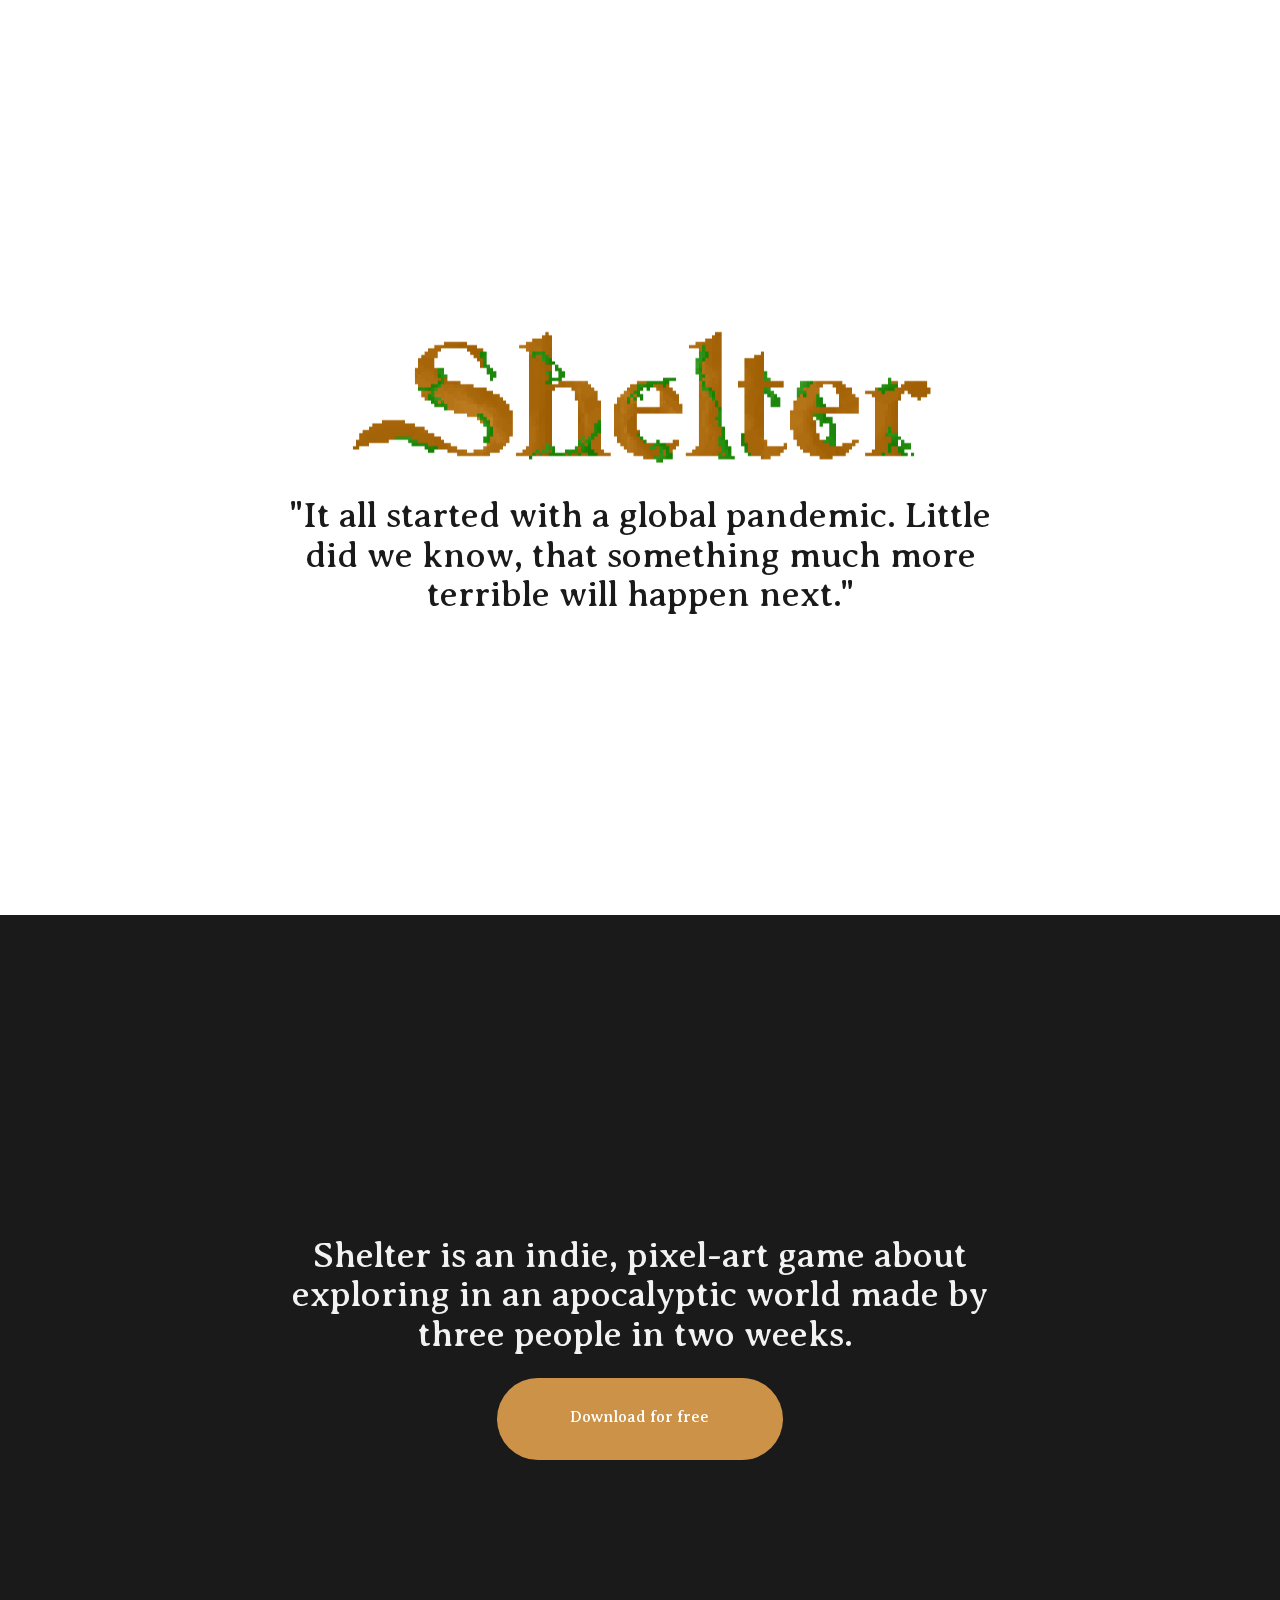
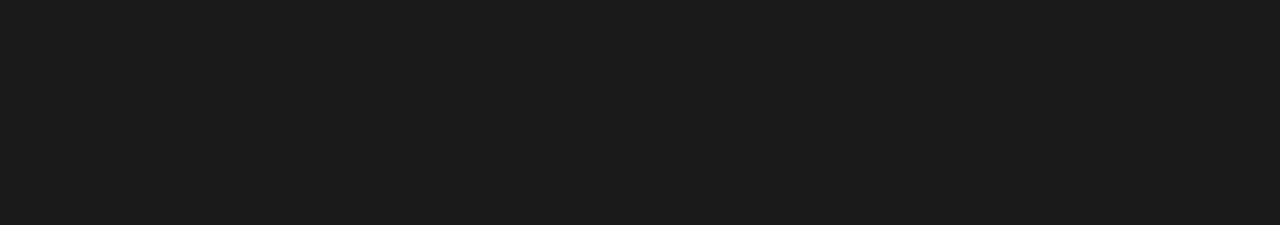
<file: index.html>
<!DOCTYPE html>
<html style="font-size: 16px;">
  <head>
    <meta name="viewport" content="width=device-width, initial-scale=1.0">
    <meta charset="utf-8">
    <meta name="keywords" content="">
    <meta name="description" content="">
    <meta name="page_type" content="np-template-header-footer-from-plugin">
    <title>How To Make Games - Shelter</title>
    <link rel="stylesheet" href="nicepage.css" media="screen">
<link rel="stylesheet" href="How-To-Make-Games---Shelter.css" media="screen">
    <script class="u-script" type="text/javascript" src="jquery.js" defer=""></script>
    <script class="u-script" type="text/javascript" src="nicepage.js" defer=""></script>
    <meta name="generator" content="Nicepage 2.29.0, nicepage.com">
    <link id="u-theme-google-font" rel="stylesheet" href="https://fonts.googleapis.com/css?family=Roboto:100,100i,300,300i,400,400i,500,500i,700,700i,900,900i|Open+Sans:300,300i,400,400i,600,600i,700,700i,800,800i">
    <link id="u-page-google-font" rel="stylesheet" href="https://fonts.googleapis.com/css?family=Averia+Serif+Libre:300,300i,400,400i,700,700i">
    
    
    
    <script type="application/ld+json">{
		"@context": "http://schema.org",
		"@type": "Organization",
		"name": "shelter",
		"url": "index.html"
}</script>
    <meta property="og:title" content="How To Make Games - Shelter">
    <meta property="og:type" content="website">
    <meta name="theme-color" content="#478ac9">
    <link rel="canonical" href="index.html">
    <meta property="og:url" content="index.html">
  </head>
  <body data-home-page="How-To-Make-Games---Shelter.html" data-home-page-title="How To Make Games - Shelter" class="u-body"><header class="u-align-left u-clearfix u-header u-header" id="sec-d63a"><div class="u-clearfix u-sheet u-sheet-1"></div></header>
    <section class="u-align-center u-clearfix u-section-1" id="sec-2d39">
      <div class="u-clearfix u-sheet u-valign-middle u-sheet-1">
        <img src="images/Shelter1.gif" alt="" class="u-image u-image-default u-image-1" data-image-width="250" data-image-height="250" data-animation-name="fadeIn" data-animation-duration="1000" data-animation-delay="0">
        <h2 class="u-custom-font u-text u-text-grey-90 u-text-1" data-animation-name="fadeIn" data-animation-duration="1000" data-animation-delay="0">"It all started with a global&nbsp;pandemic. Little did we know, that something much more terrible will happen next."</h2>
      </div>
    </section>
    <section class="u-align-center u-clearfix u-grey-90 u-section-2" id="sec-8561">
      <div class="u-clearfix u-sheet u-valign-middle u-sheet-1">
        <div class="u-container-style u-group u-opacity u-opacity-0 u-palette-1-base u-group-1" data-animation-name="fadeIn" data-animation-duration="3000" data-animation-delay="0">
          <div class="u-container-layout u-container-layout-1">
            <h2 class="u-align-center u-custom-font u-text u-text-grey-5 u-text-1">Shelter is an indie, pixel-art game about exploring in an apocalyptic world made by three people in two weeks.&nbsp;<br>
            </h2>
            <a href="https://drive.google.com/file/d/1hfa5ij0kzm_SzLF3xtH0-0UaUZ9McF65/view?usp=sharing" class="u-btn u-btn-round u-button-style u-custom-color-2 u-custom-font u-hover-custom-color-3 u-radius-50 u-text-hover-grey-10 u-text-white u-btn-1">Download for free<br>
            </a>
          </div>
        </div>
      </div>
    </section>
    
    
    <footer class="u-align-left u-clearfix u-footer u-grey-90 u-footer" id="sec-3e1a"><div class="u-clearfix u-sheet u-sheet-1"></div></footer>
  </body>
</html>
</file>
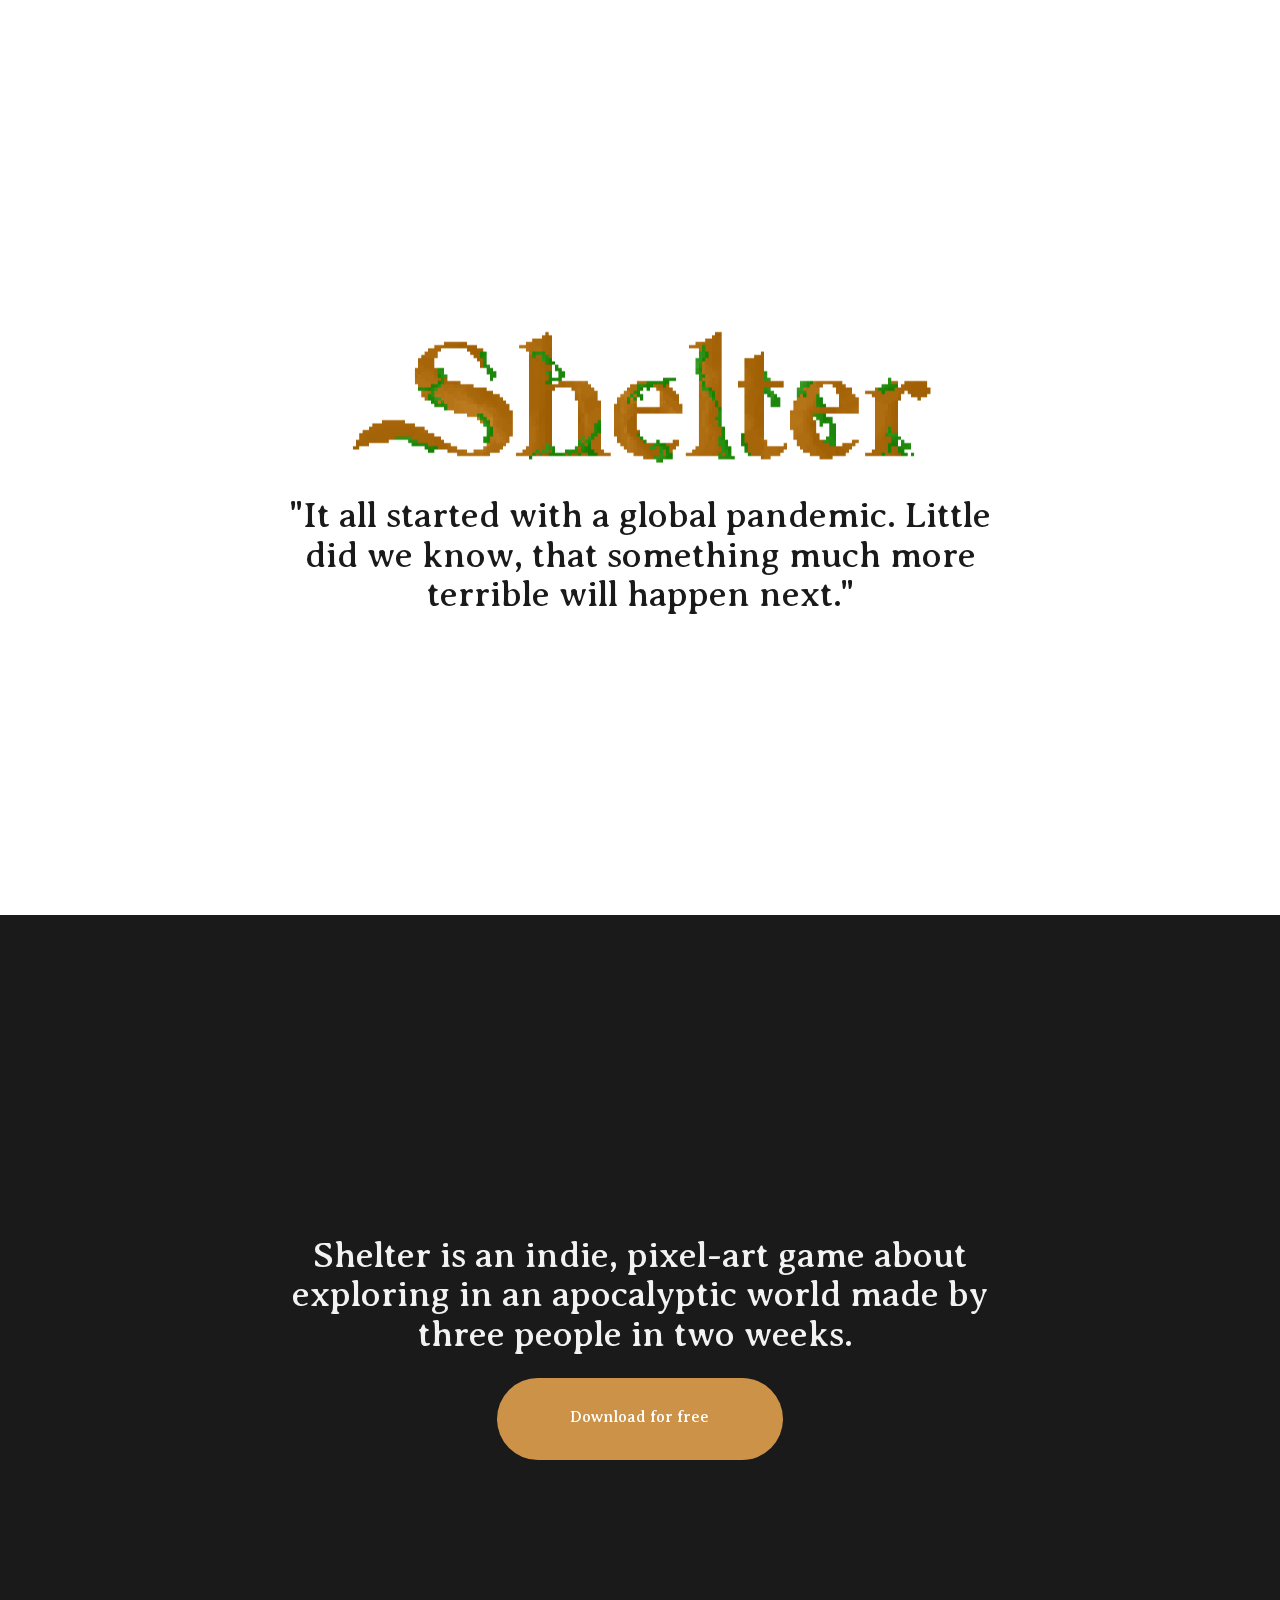
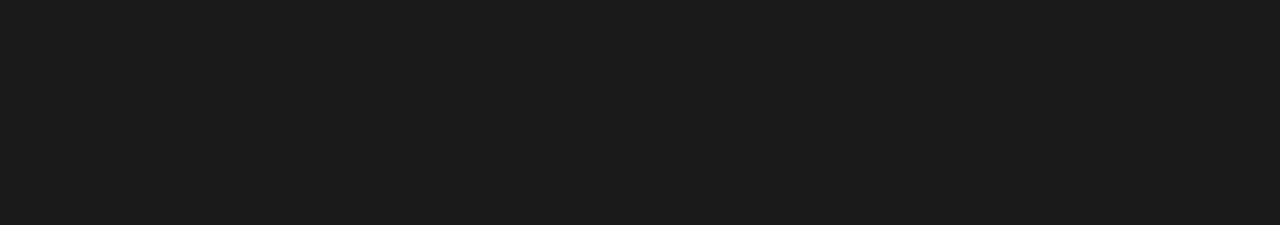
<file: How-To-Make-Games---Shelter.html>
<!DOCTYPE html>
<html style="font-size: 16px;">
  <head>
    <meta name="viewport" content="width=device-width, initial-scale=1.0">
    <meta charset="utf-8">
    <meta name="keywords" content="">
    <meta name="description" content="">
    <meta name="page_type" content="np-template-header-footer-from-plugin">
    <title>How To Make Games - Shelter</title>
    <link rel="stylesheet" href="nicepage.css" media="screen">
<link rel="stylesheet" href="How-To-Make-Games---Shelter.css" media="screen">
    <script class="u-script" type="text/javascript" src="jquery.js" defer=""></script>
    <script class="u-script" type="text/javascript" src="nicepage.js" defer=""></script>
    <meta name="generator" content="Nicepage 2.29.0, nicepage.com">
    <link id="u-theme-google-font" rel="stylesheet" href="https://fonts.googleapis.com/css?family=Roboto:100,100i,300,300i,400,400i,500,500i,700,700i,900,900i|Open+Sans:300,300i,400,400i,600,600i,700,700i,800,800i">
    <link id="u-page-google-font" rel="stylesheet" href="https://fonts.googleapis.com/css?family=Averia+Serif+Libre:300,300i,400,400i,700,700i">
    
    
    
    <script type="application/ld+json">{
		"@context": "http://schema.org",
		"@type": "Organization",
		"name": "shelter",
		"url": "index.html"
}</script>
    <meta property="og:title" content="How To Make Games - Shelter">
    <meta property="og:type" content="website">
    <meta name="theme-color" content="#478ac9">
    <link rel="canonical" href="index.html">
    <meta property="og:url" content="index.html">
  </head>
  <body class="u-body"><header class="u-align-left u-clearfix u-header u-header" id="sec-d63a"><div class="u-clearfix u-sheet u-sheet-1"></div></header>
    <section class="u-align-center u-clearfix u-section-1" id="sec-2d39">
      <div class="u-clearfix u-sheet u-valign-middle u-sheet-1">
        <img src="images/Shelter1.gif" alt="" class="u-image u-image-default u-image-1" data-image-width="250" data-image-height="250" data-animation-name="fadeIn" data-animation-duration="1000" data-animation-delay="0">
        <h2 class="u-custom-font u-text u-text-grey-90 u-text-1" data-animation-name="fadeIn" data-animation-duration="1000" data-animation-delay="0">"It all started with a global&nbsp;pandemic. Little did we know, that something much more terrible will happen next."</h2>
      </div>
    </section>
    <section class="u-align-center u-clearfix u-grey-90 u-section-2" id="sec-8561">
      <div class="u-clearfix u-sheet u-valign-middle u-sheet-1">
        <div class="u-container-style u-group u-opacity u-opacity-0 u-palette-1-base u-group-1" data-animation-name="fadeIn" data-animation-duration="3000" data-animation-delay="0">
          <div class="u-container-layout u-container-layout-1">
            <h2 class="u-align-center u-custom-font u-text u-text-grey-5 u-text-1">Shelter is an indie, pixel-art game about exploring in an apocalyptic world made by three people in two weeks.&nbsp;<br>
            </h2>
            <a href="https://drive.google.com/file/d/1hfa5ij0kzm_SzLF3xtH0-0UaUZ9McF65/view?usp=sharing" class="u-btn u-btn-round u-button-style u-custom-color-2 u-custom-font u-hover-custom-color-3 u-radius-50 u-text-hover-grey-10 u-text-white u-btn-1">Download for free<br>
            </a>
          </div>
        </div>
      </div>
    </section>
    
    <footer class="u-align-left u-clearfix u-footer u-grey-90 u-footer" id="sec-3e1a"><div class="u-clearfix u-sheet u-sheet-1"></div></footer>
  </body>
</html>
</file>
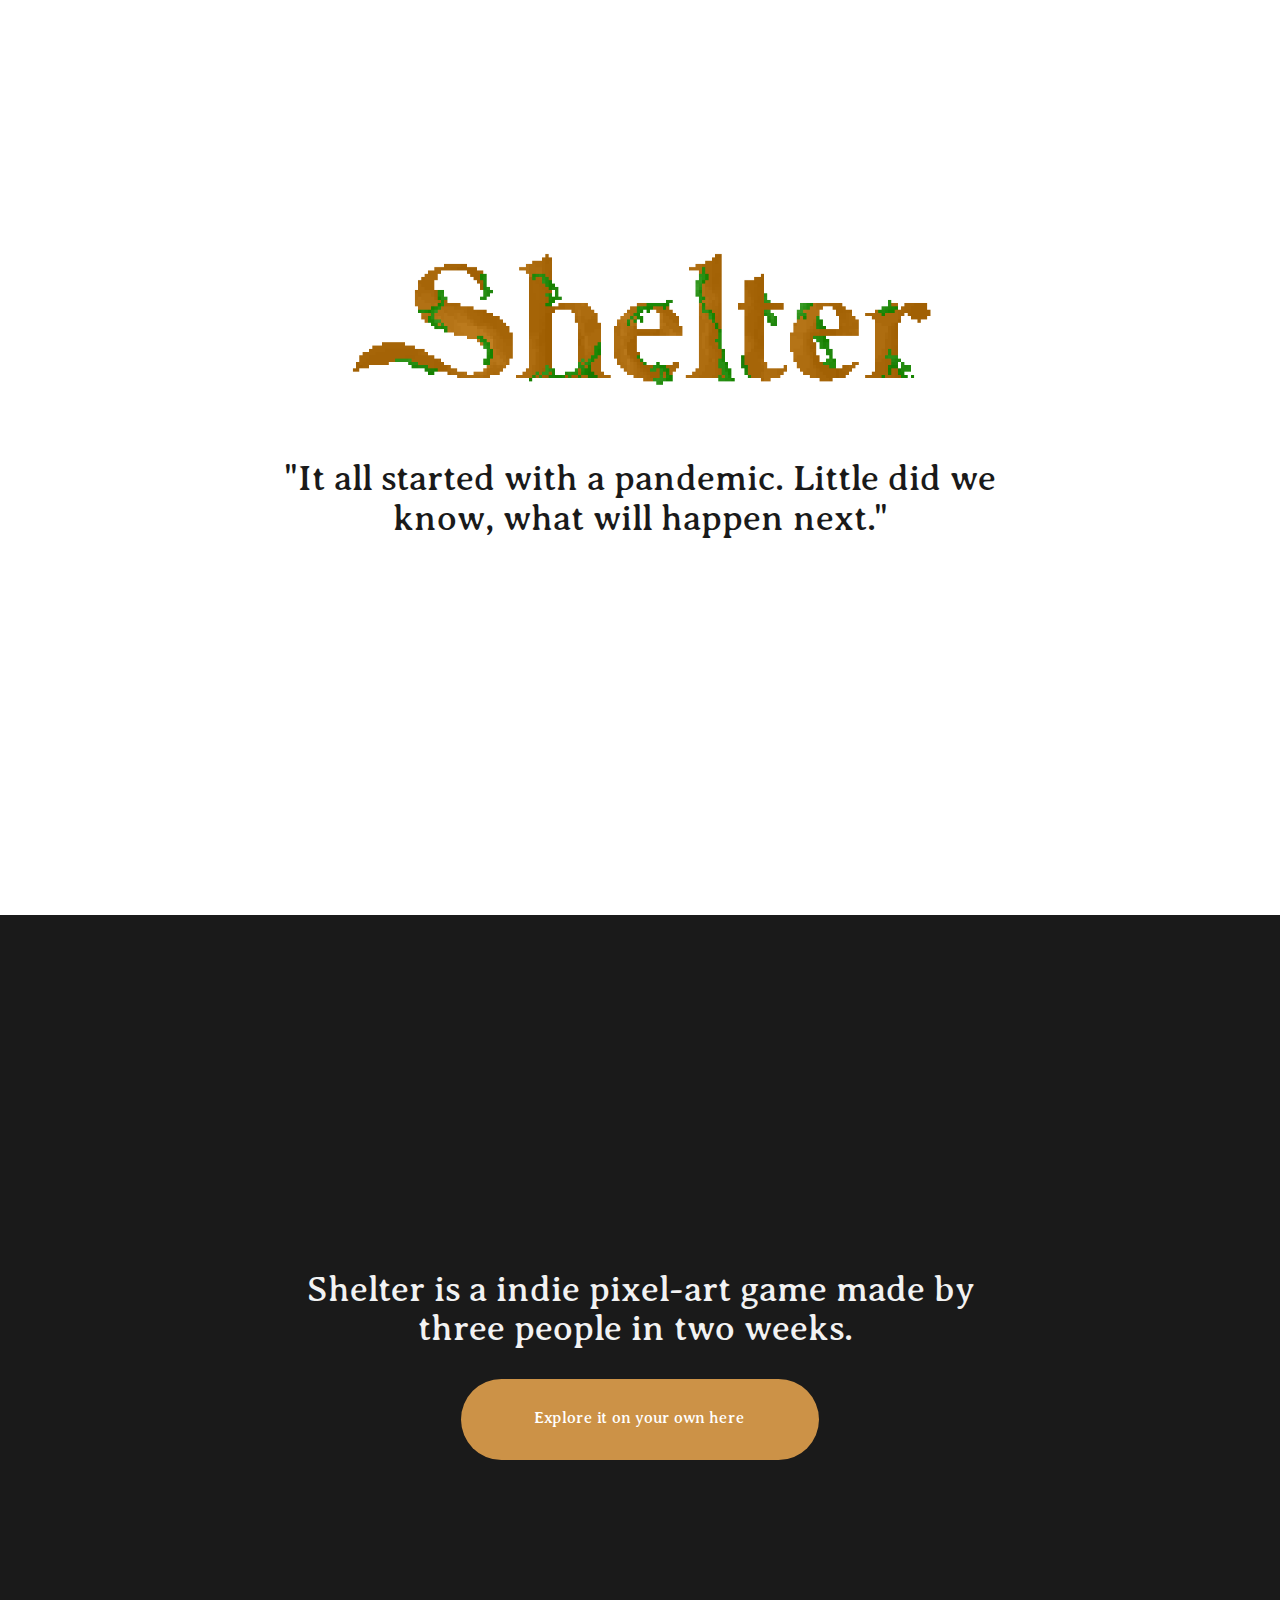
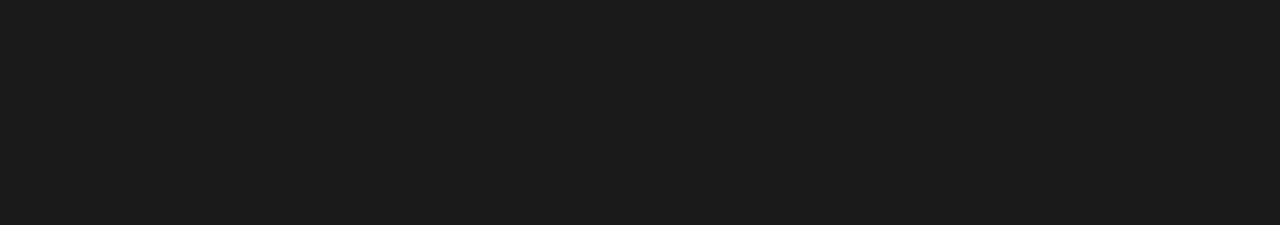
<file: Page-1.html>
<!DOCTYPE html>
<html style="font-size: 16px;">
  <head>
    <meta name="viewport" content="width=device-width, initial-scale=1.0">
    <meta charset="utf-8">
    <meta name="keywords" content="">
    <meta name="description" content="">
    <meta name="page_type" content="np-template-header-footer-from-plugin">
    <title>Page 1</title>
    <link rel="stylesheet" href="nicepage.css" media="screen">
<link rel="stylesheet" href="Page-1.css" media="screen">
    <script class="u-script" type="text/javascript" src="jquery.js" defer=""></script>
    <script class="u-script" type="text/javascript" src="nicepage.js" defer=""></script>
    <meta name="generator" content="Nicepage 2.29.0, nicepage.com">
    <link id="u-theme-google-font" rel="stylesheet" href="https://fonts.googleapis.com/css?family=Roboto:100,100i,300,300i,400,400i,500,500i,700,700i,900,900i|Open+Sans:300,300i,400,400i,600,600i,700,700i,800,800i">
    <link id="u-page-google-font" rel="stylesheet" href="https://fonts.googleapis.com/css?family=Averia+Serif+Libre:300,300i,400,400i,700,700i">
    
    
    
    <script type="application/ld+json">{
		"@context": "http://schema.org",
		"@type": "Organization",
		"name": "shelter",
		"url": "index.html"
}</script>
    <meta property="og:title" content="Page 1">
    <meta property="og:type" content="website">
    <meta name="theme-color" content="#478ac9">
    <link rel="canonical" href="index.html">
    <meta property="og:url" content="index.html">
  </head>
  <body class="u-body"><header class="u-align-left u-clearfix u-header u-header" id="sec-d63a"><div class="u-clearfix u-sheet u-sheet-1"></div></header>
    <section class="u-align-center u-clearfix u-section-1" id="sec-2d39">
      <div class="u-clearfix u-sheet u-sheet-1">
        <img src="images/Shelter1.gif" alt="" class="u-image u-image-default u-image-1" data-image-width="250" data-image-height="250">
        <h2 class="u-custom-font u-text u-text-grey-90 u-text-1">"It all started with a pandemic. Little did we know, what will happen next."</h2>
      </div>
    </section>
    <section class="u-align-center u-clearfix u-grey-90 u-section-2" id="sec-8561">
      <div class="u-clearfix u-sheet u-valign-middle u-sheet-1">
        <h2 class="u-custom-font u-text u-text-grey-5 u-text-1" data-animation-name="" data-animation-duration="0" data-animation-delay="0" data-animation-direction="">Shelter is a indie pixel-art game made by three people in two weeks.&nbsp;<br>
        </h2>
        <a href="DOWNLOAD" class="u-btn u-btn-round u-button-style u-custom-color-2 u-custom-font u-hover-custom-color-1 u-radius-50 u-text-white u-btn-1">Explore it on your own here<br>
        </a>
      </div>
    </section>
    
    
    <footer class="u-align-left u-clearfix u-footer u-grey-90 u-footer" id="sec-3e1a"><div class="u-clearfix u-sheet u-sheet-1"></div></footer>
  </body>
</html>
</file>
<file: How-To-Make-Games---Shelter.css>
.u-section-1 .u-sheet-1 {
  min-height: 100vh;
}

.u-section-1 .u-image-1 {
  width: 816px;
  height: 158px;
  animation-duration: 1000ms;
  margin: 60px auto 0;
}

.u-section-1 .u-text-1 {
  background-image: none;
  font-family: "Averia Serif Libre";
  width: 737px;
  animation-duration: 1000ms;
  margin: 23px auto 60px;
}

@media (max-width: 1199px) {
  .u-section-1 .u-image-1 {
    margin-left: 73px;
  }

  .u-section-1 .u-text-1 {
    margin-right: 152px;
    margin-left: 51px;
  }
}

@media (max-width: 991px) {
  .u-section-1 .u-image-1 {
    width: 720px;
    height: 139px;
    margin-left: auto;
  }

  .u-section-1 .u-text-1 {
    width: 720px;
    margin-left: auto;
    margin-right: auto;
  }
}

@media (max-width: 767px) {
  .u-section-1 .u-image-1 {
    width: 540px;
    height: 104px;
  }

  .u-section-1 .u-text-1 {
    width: 540px;
  }
}

@media (max-width: 575px) {
  .u-section-1 .u-image-1 {
    width: 340px;
    height: 65px;
  }

  .u-section-1 .u-text-1 {
    width: 340px;
  }
}.u-section-2 .u-sheet-1 {
  min-height: 100vh;
}

.u-section-2 .u-group-1 {
  width: 800px;
  min-height: 399px;
  animation-duration: 3000ms;
  margin: 60px auto;
}

.u-section-2 .u-container-layout-1 {
  padding: 30px;
}

.u-section-2 .u-text-1 {
  font-family: "Averia Serif Libre";
  margin: 40px -5px 0;
}

.u-section-2 .u-btn-1 {
  border-style: none;
  font-size: 1rem;
  background-image: none;
  font-family: "Averia Serif Libre";
  align-self: center;
  animation-duration: 1500ms;
  margin: 24px auto 0;
  padding: 27px 74px 29px 73px;
}

@media (max-width: 1199px) {
  .u-section-2 .u-group-1 {
    min-height: 250px;
  }

  .u-section-2 .u-text-1 {
    width: 749px;
    margin-top: 171px;
    margin-left: auto;
    margin-right: auto;
  }

  .u-section-2 .u-btn-1 {
    margin-top: -219px;
  }
}

@media (max-width: 991px) {
  .u-section-2 .u-group-1 {
    width: 720px;
  }

  .u-section-2 .u-text-1 {
    width: 720px;
  }
}

@media (max-width: 767px) {
  .u-section-2 .u-group-1 {
    width: 540px;
  }

  .u-section-2 .u-container-layout-1 {
    padding-left: 10px;
    padding-right: 10px;
  }

  .u-section-2 .u-text-1 {
    width: 540px;
  }

  .u-section-2 .u-btn-1 {
    margin-top: -258px;
  }
}

@media (max-width: 575px) {
  .u-section-2 .u-group-1 {
    width: 340px;
  }

  .u-section-2 .u-text-1 {
    width: 340px;
  }

  .u-section-2 .u-btn-1 {
    margin-top: -219px;
  }
}
</file>
<file: Page-1.css>
.u-section-1 .u-sheet-1 {
  min-height: 100vh;
}

.u-section-1 .u-image-1 {
  width: 816px;
  height: 527px;
  margin: 37px auto 0 162px;
}

.u-section-1 .u-text-1 {
  background-image: none;
  font-family: "Averia Serif Libre";
  width: 737px;
  margin: -120px auto 60px;
}

@media (max-width: 1199px) {
  .u-section-1 .u-image-1 {
    margin-left: 73px;
  }

  .u-section-1 .u-text-1 {
    margin-right: 152px;
    margin-left: 51px;
  }
}

@media (max-width: 991px) {
  .u-section-1 .u-image-1 {
    width: 720px;
    height: 465px;
    margin-left: 0;
  }

  .u-section-1 .u-text-1 {
    width: 720px;
    margin-top: -58px;
    margin-left: auto;
    margin-right: auto;
  }
}

@media (max-width: 767px) {
  .u-section-1 .u-image-1 {
    width: 540px;
    height: 349px;
  }

  .u-section-1 .u-text-1 {
    width: 540px;
    margin-top: 58px;
  }
}

@media (max-width: 575px) {
  .u-section-1 .u-image-1 {
    width: 340px;
    height: 220px;
  }

  .u-section-1 .u-text-1 {
    width: 340px;
  }
}.u-section-2 .u-sheet-1 {
  min-height: 100vh;
}

.u-section-2 .u-text-1 {
  font-family: "Averia Serif Libre";
  width: 749px;
  margin: 60px auto 0;
}

.u-section-2 .u-btn-1 {
  border-style: none;
  font-size: 1rem;
  background-image: none;
  font-family: "Averia Serif Libre";
  margin: 30px auto 60px;
  padding: 27px 74px 29px 73px;
}

@media (max-width: 991px) {
  .u-section-2 .u-text-1 {
    width: 720px;
  }
}

@media (max-width: 767px) {
  .u-section-2 .u-text-1 {
    width: 540px;
  }
}

@media (max-width: 575px) {
  .u-section-2 .u-text-1 {
    width: 340px;
  }
}
</file>
